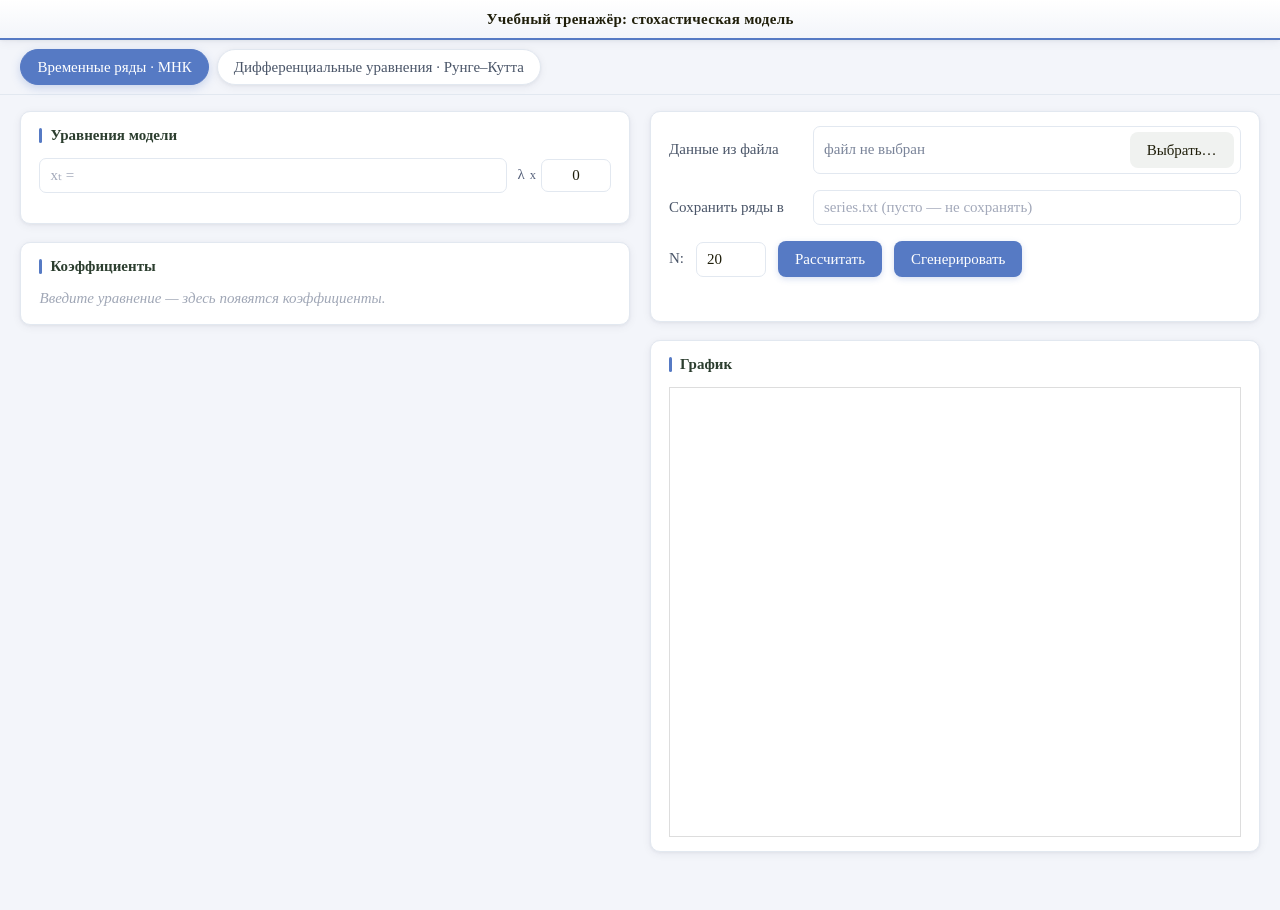
<file: index.html>
<!doctype html>
<html lang="ru">
  <head>
    <meta charset="UTF-8" />
    <meta name="viewport" content="width=device-width, initial-scale=1.0" />
    <title>Стохастическая модель</title>
    <link href="main.css" rel="stylesheet" />
  </head>
  <body>
    <header>
      <h1>Учебный тренажёр: стохастическая модель</h1>
    </header>

    <nav class="mode-tabs" role="tablist" aria-label="Режим работы">
      <button
        type="button"
        class="mode-tab active"
        id="tab-mode-mnk"
        role="tab"
        aria-selected="true"
        aria-controls="mode-mnk"
        data-mode="mnk"
      >
        Временные ряды · МНК
      </button>
      <button
        type="button"
        class="mode-tab"
        id="tab-mode-rk4"
        role="tab"
        aria-selected="false"
        aria-controls="mode-rk4"
        data-mode="rk4"
      >
        Дифференциальные уравнения · Рунге–Кутта
      </button>
    </nav>

    <article class="layout" id="mode-mnk">
      
      <div class="col col-left">
      
      <section class="card" id="equation-card">
        <h3>Уравнения модели</h3>

        <div class="equ-group">
          <div class="equ-row" id="row-x">
            <input
              type="text"
              id="formula-x"
              class="equ-input"
              placeholder="xₜ = "
              list="models-x"
            />
            <label class="noise-field" title="Множитель шума λ для x">
              λ<sub>x</sub>
              <input type="number" id="noise-x" class="noise-input" value="0" min="0" step="0.01" />
            </label>
          </div>

          <div class="equ-row hidden" id="row-y">
            <input
              type="text"
              id="formula-y"
              class="equ-input"
              placeholder="yₜ = "
              list="models-y"
            />
            <label class="noise-field" title="Множитель шума λ для y">
              λ<sub>y</sub>
              <input type="number" id="noise-y" class="noise-input" value="0" min="0" step="0.01" />
            </label>
          </div>

          <div class="equ-row hidden" id="row-z">
            <input
              type="text"
              id="formula-z"
              class="equ-input"
              placeholder="zₜ = "
              list="models-z"
            />
            <label class="noise-field" title="Множитель шума λ для z">
              λ<sub>z</sub>
              <input type="number" id="noise-z" class="noise-input" value="0" min="0" step="0.01" />
            </label>
          </div>

          <datalist id="models-x">
            <option value="x[t] = a0 + a1*t + a2*t^2"></option>
            <option value="x[t] = a0 + a1*t^2"></option>
            <option value="x[t] = a0 + a1 * sqrt(t)"></option>
            <option value="x[t] = a0 + a1 * x[t-1] + a2 * x[t-2]"></option>
            <option value="x[t] = a0 + a1*x[t-1] + a2*y[t-1]^2"></option>
            <option value="x[t] = a0 + a1*x[t-1] + a2*y[t-1]"></option>
          </datalist>

          <datalist id="models-y">
            <option value="y[t] = a3 + a4*t + a5*t^2"></option>
            <option value="y[t] = a3 + a4*x[t] + a5*t"></option>
            <option value="y[t] = a3 + a4*x[t] + a5*x[t-1]"></option>
            <option value="y[t] = a3 + a4*y[t-1] + a5*x[t]"></option>
            <option value="y[t] = a3 + a4*x[t-1]*y[t-1]"></option>
            <option value="y[t] = a3 + a4*y[t-1] + a5*x[t-1] + a6*x[t-1]*z[t-1]"></option>
          </datalist>

          <datalist id="models-z">
            <option value="z[t] = a6 + a7*t + a8*t^2"></option>
            <option value="z[t] = a6 + a7*y[t] + a8*x[t]"></option>
            <option value="z[t] = a6 + a7*x[t] + a8*y[t]"></option>
            <option value="z[t] = a6 + a7*z[t-1] + a8*y[t]"></option>
            <option value="z[t] = a7 + a8*z[t-1] + a9*x[t-1]*y[t-1]"></option>
          </datalist>
        </div>
      </section>

      <section class="card" id="coeff-card">
        <h3>Коэффициенты</h3>
        <div class="coeff-group" id="coeff-group"></div>
      </section>
      </div>

      <div class="col col-right">
      
      <section class="card" id="file-card">
        <div class="form-row">
          <span class="row-label">Данные из файла</span>
          <div class="file-input">
            <span class="file-name" id="file-name">файл не выбран</span>
            <button type="button" class="btn" id="file-btn">Выбрать…</button>
            <input
              type="file"
              class="hidden"
              id="hidden-file-input"
              accept=".txt,.csv,text/plain"
            />
          </div>
        </div>

        <div class="form-row">
          <label class="row-label" for="save-name">Сохранить ряды в</label>
          <input
            type="text"
            id="save-name"
            class="text-input"
            placeholder="series.txt (пусто — не сохранять)"
          />
        </div>

        <div class="form-row calc-button-group">
          <label class="row-label" for="N">N:</label>
          <input
            type="number"
            id="N"
            class="num-input"
            value="20"
            min="3"
            max="1000"
            oninput="if (parseFloat(this.value) > 1000) this.value = 1000;"
          />
          <button type="button" class="btn btn-primary" id="btn-calc">Рассчитать</button>
          <button type="button" class="btn btn-primary" id="btn-gen">Сгенерировать</button>
        </div>

        <p class="status" id="status"></p>
      </section>

      <section class="card" id="graph-card">
        <h3>График</h3>
        <div id="graf" class="graf"></div>
      </section>
      </div>

      <!-- Данные для расчета коэффициентов (отключено; ряды хранятся в dataText, main.js)
      <div class="card" id="data-card">
        <div class="toggle-header">
          <h3>Данные для расчета коэффициентов (x, y, z — по строкам)</h3>
          <label class="toggle-switch">
            <input type="checkbox" id="toggle-data" checked />
            <span class="toggle-slider"></span>
          </label>
        </div>
        <div id="data-content">
          <textarea
            id="y-data"
            rows="6"
            placeholder="x:&#10;y:&#10;z:"
          ></textarea>
        </div>
      </div>
      -->
    </article>

    <article class="layout hidden" id="mode-rk4">
      <div class="col col-left">
        <section class="card" id="rk-system-card">
          <h3>Дифференциальная модель</h3>

          <div class="form-row">
            <label class="row-label" for="rk-preset">Готовая модель</label>
            <select id="rk-preset" class="select-input">
              <option value="lorenz">Лоренц</option>
              <option value="rossler">Рёсслер</option>
              <option value="vanderpol">Осциллятор Ван дер Поля</option>
              <option value="custom">Своя система</option>
            </select>
          </div>

          <div id="rk-param-fields" class="rk-param-fields"></div>
          <p class="hint" id="rk-formula-note"></p>

          <details class="custom-system" id="rk-custom-system">
            <summary>Своя система уравнений</summary>
            <div class="equ-group">
              <div class="equ-row">
                <span class="equ-label">dx/dt =</span>
                <input
                  type="text"
                  id="rk-eq-x"
                  class="equ-input"
                  placeholder="например, sigma*(y-x)"
                  spellcheck="false"
                />
              </div>
              <div class="equ-row">
                <span class="equ-label">dy/dt =</span>
                <input
                  type="text"
                  id="rk-eq-y"
                  class="equ-input"
                  placeholder="например, x*(rho-z)-y"
                  spellcheck="false"
                />
              </div>
              <div class="equ-row">
                <span class="equ-label">dz/dt =</span>
                <input
                  type="text"
                  id="rk-eq-z"
                  class="equ-input"
                  placeholder="например, x*y-beta*z"
                  spellcheck="false"
                />
              </div>
            </div>
            <p class="hint">
              Переменные: x, y, z, t. Можно использовать sin, cos, exp, ln, sqrt, pi и числа.
            </p>
          </details>
        </section>

        <section class="card" id="rk-calc-card">
          <h3>Параметры расчёта</h3>

          <div class="form-row">
            <span class="row-label">Начальные условия</span>
            <label class="rk-small-field">x₀
              <input type="number" id="rk-x0" class="num-input rk-num" value="1" step="0.1" />
            </label>
            <label class="rk-small-field">y₀
              <input type="number" id="rk-y0" class="num-input rk-num" value="1" step="0.1" />
            </label>
            <label class="rk-small-field">z₀
              <input type="number" id="rk-z0" class="num-input rk-num" value="1" step="0.1" />
            </label>
          </div>

          <div class="form-row">
            <label class="row-label" for="rk-dt">Шаг dt</label>
            <input type="number" id="rk-dt" class="num-input" value="0.01" min="0.0001" max="1" step="0.001" />
            <label class="rk-small-label" for="rk-T">Время T</label>
            <input type="number" id="rk-T" class="num-input" value="40" min="0.01" max="500" step="1" />
          </div>

          <div class="form-row">
            <label class="row-label" for="rk-save-name">Имя файла</label>
            <input
              type="text"
              id="rk-save-name"
              class="text-input"
              placeholder="rk4-series.txt (пусто — имя автоматически)"
            />
          </div>

          <div class="form-row calc-button-group">
            <button type="button" class="btn btn-primary" id="rk-btn-calc">Рассчитать</button>
            <button type="button" class="btn" id="rk-btn-save">Сохранить ряд</button>
          </div>

          <p class="status" id="rk-status"></p>
          <p class="hint">
            Ряд сохраняется в формате x: …, y: …, z: … — его можно открыть в режиме
            «Временные ряды · МНК».
          </p>
        </section>
      </div>

      <div class="col col-right">
        <section class="card" id="rk-3d-card">
          <h3>Траектория в фазовом пространстве</h3>
          <div class="rk-3d-wrap">
            <canvas id="rk-3d" width="900" height="460"></canvas>
          </div>
          <p class="hint">
            Вращайте мышью, масштаб — колесом, двойной клик — сброс.
          </p>
        </section>

        <div class="rk-small-graphs">
          <section class="card" id="rk-graph-card">
            <h3>График решения</h3>
            <div id="rk-graf" class="graf graf-rk"></div>
          </section>

          <section class="card" id="rk-phase-card">
            <h3>Фазовый портрет x–y</h3>
            <div id="rk-phase" class="graf graf-rk graf-phase"></div>
          </section>
        </div>
      </div>
    </article>

    <script src="jquery.js"></script>
    <script src="jquery.flot.js"></script>
    <script src="rk4.js"></script>
    <script src="rk3d.js"></script>
    <script src="main.js"></script>
  </body>
</html>
</file>
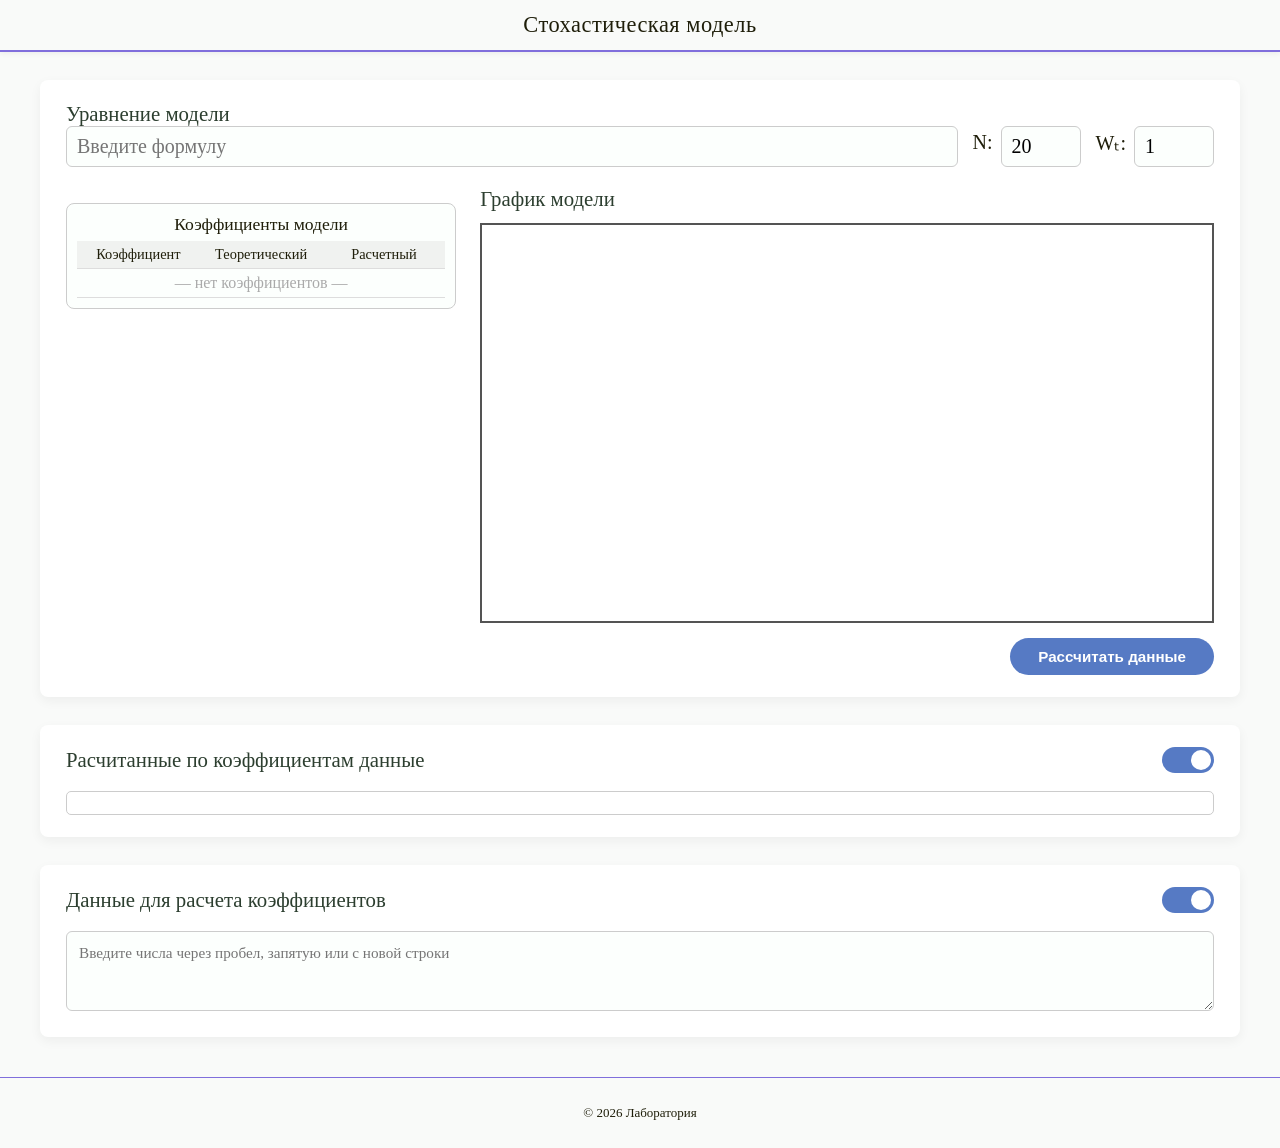
<file: mk.html>
<!doctype html>
<html lang="ru">
  <head>
    <meta charset="UTF-8" />
    <meta name="viewport" content="width=device-width, initial-scale=1.0" />
    <title>Стохастическая модель</title>
    <link href="mk.css" rel="stylesheet" />
    <script src="jquery.js"></script>
    <script src="jquery.flot.js"></script>
  </head>
  <body>
    <header>
      <h1>Стохастическая модель</h1>
    </header>

    <!-- Уравнение -->
    <article>
      <div class="block">
        <h3>Уравнение модели</h3>
        <div class="formula-group">
          <input
            type="text"
            id="formula"
            class="formula-input"
            placeholder="Введите формулу"
            list="models"
          />
          <datalist id="models">
            <option value="x[t] = a0 + a1*t + a2*t^2"></option>
            <option value="x[t] = a0 + a1*t^2"></option>
            <option value="x[t] = a0 + a1 * sqrt(t)"></option>
            <option value="x[t] = a0 + a1 * x[t-1] + a2 * x[t-2]"></option>
          </datalist>

          <!-- Коэффициент N -->
          <div class="N-group">
            <label for="N">N:</label>
            <input
              type="number"
              id="N"
              class="N-input"
              value="20"
              max="1000"
              oninput="if (parseFloat(this.value) > 1000) this.value = 1000;"
            />
          </div>

          <!-- Коэффициент Wt -->
          <div class="Wt-group">
            <label for="Wt">Wₜ:</label>
            <input
              type="number"
              id="Wt"
              class="Wt-input"
              value="1"
              step="0.1"
              max="90000"
              oninput="if (parseFloat(this.value) > 90000) this.value = 90000;"
            />
          </div>
        </div>

        <!-- Панель объединения коэффициентов и графика -->
        <div class="general-panel">
          <!-- Панель коэффициентов модели -->
          <div class="coeff-panel">
            <h4>Коэффициенты модели</h4>
            <table class="coeff-table">
              <thead>
                <tr>
                  <th>Коэффициент</th>
                  <th>Теоретический</th>
                  <th>Расчетный</th>
                </tr>
              </thead>
              <tbody id="coeffs-table-body"></tbody>
            </table>
          </div>

          <!-- График -->
          <div class="graph-panel">
            <h3>График модели</h3>
            <div id="graf" class="graf"></div>

            <!-- Область под графиком -->
            <div class="button-group">
              <div id="x0-group" class="hidden">
                <label for="x0-input">X₀:</label>
                <input
                  type="number"
                  id="x0-input"
                  class="N-input"
                  value="0"
                  step="0.1"
                  max="90000"
                  oninput="
                    if (parseFloat(this.value) > 90000) this.value = 90000;
                  "
                />
              </div>
              <button id="generate-btn" class="calc-btn">
                Рассчитать данные
              </button>
            </div>
          </div>
        </div>
      </div>

      <!-- Блок расчета данных -->
      <div id="direct-block" class="block">
        <div class="toggle-header">
          <h3>Расчитанные по коэффициентам данные</h3>
          <label class="toggle-switch">
            <input type="checkbox" id="toggle-direct" checked />
            <span class="toggle-slider"></span>
          </label>
        </div>
        <div id="direct-content">
          <div
            id="generated-data-output"
            class="matrix-preview"
            style="margin-top: 14px"
          ></div>
        </div>
      </div>

      <!-- Блок расчета коэффициентов -->
      <div id="data-block" class="block">
        <div class="toggle-header">
          <h3>Данные для расчета коэффициентов</h3>
          <label class="toggle-switch">
            <input type="checkbox" id="toggle-data" checked />
            <span class="toggle-slider"></span>
          </label>
        </div>
        <div id="data-content">
          <textarea
            id="y-data"
            rows="3"
            placeholder="Введите числа через пробел, запятую или с новой строки"
          ></textarea>
        </div>
      </div>
    </article>

    <footer>
      <p>© 2026 Лаборатория</p>
    </footer>

    <script src="mk.js"></script>
  </body>
</html>
</file>
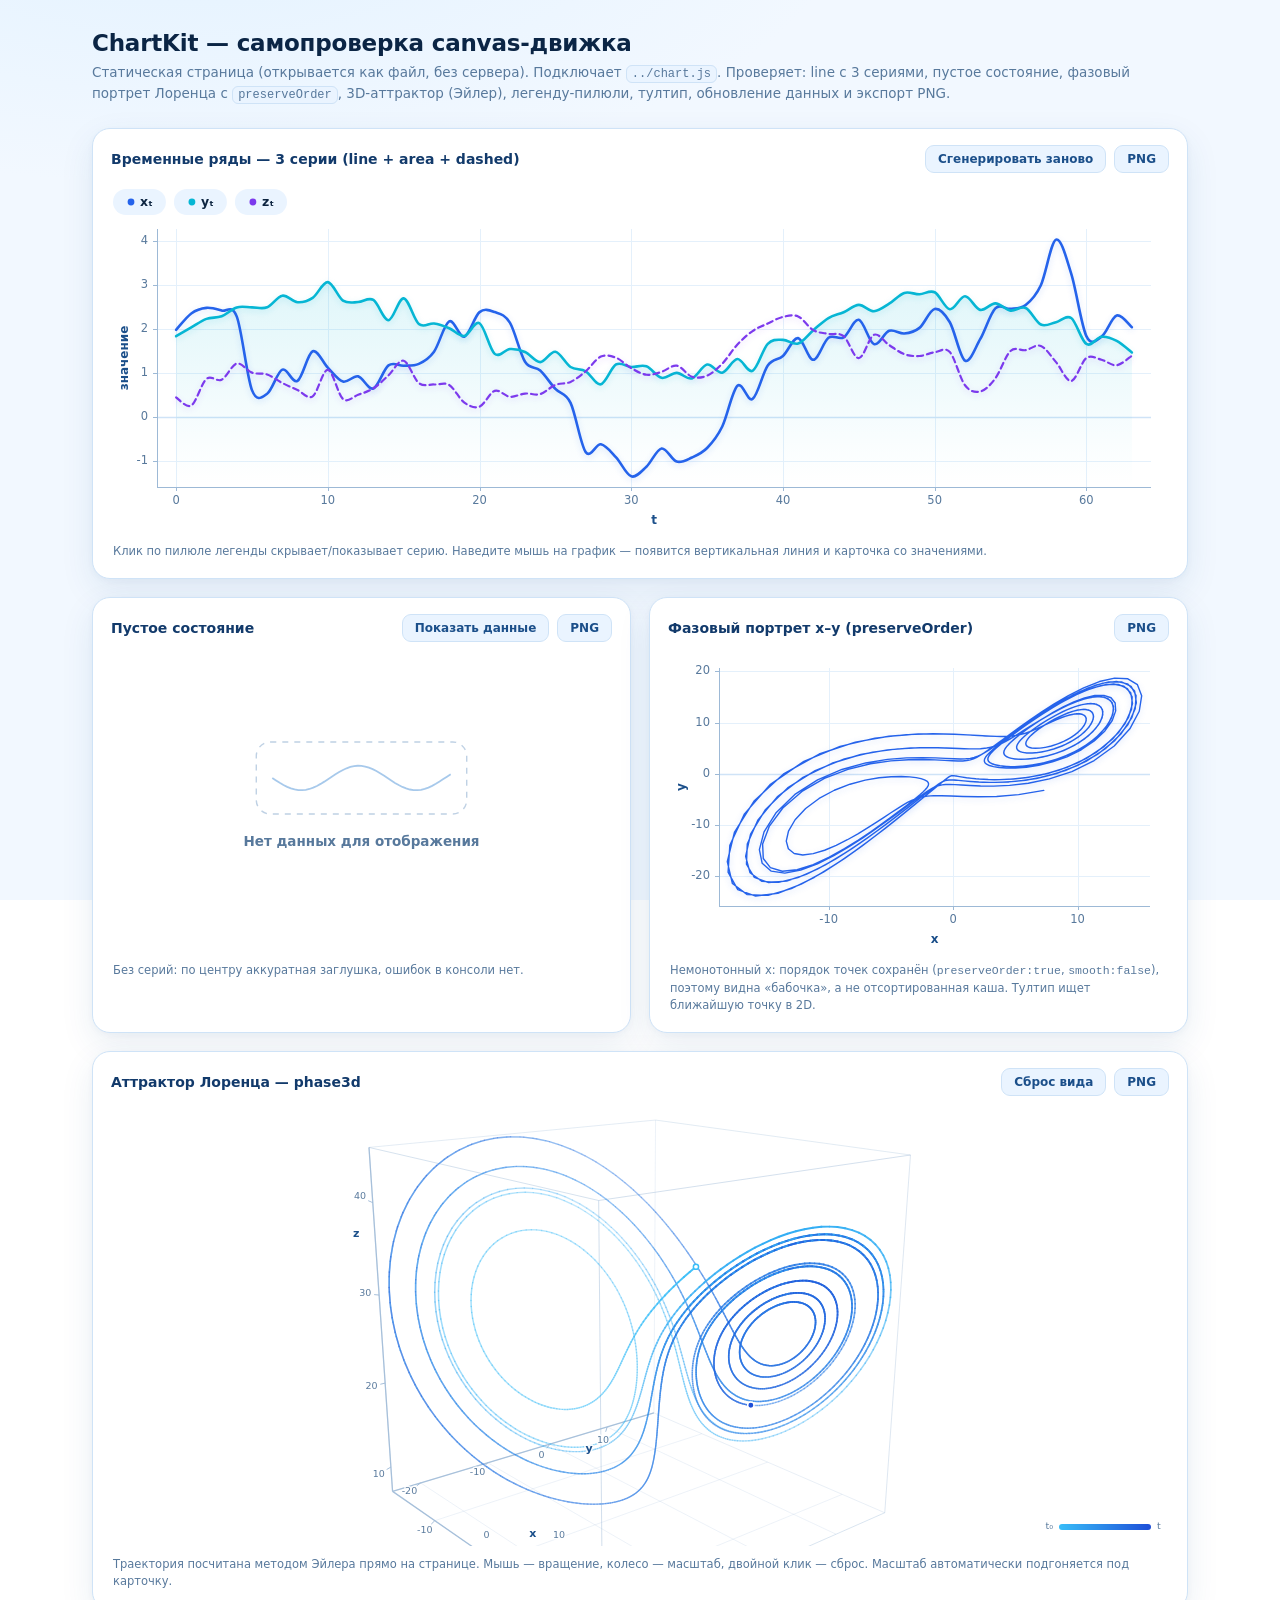
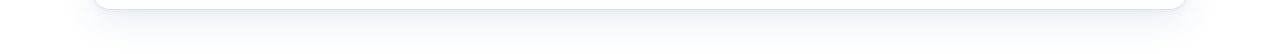
<file: _tests/chart.html>
<!DOCTYPE html>
<html lang="ru">
<head>
<meta charset="utf-8">
<meta name="viewport" content="width=device-width, initial-scale=1">
<title>ChartKit — самопроверка canvas-движка</title>
<style>
  :root {
    --blue-950:#061a33; --blue-900:#0b2545; --blue-800:#123a6b; --blue-700:#1b4f8a;
    --blue-600:#2563a8; --blue-500:#2f7fd0; --cyan-500:#1fa6d8; --cyan-400:#3fc8f0;
    --cyan-100:#dcefff; --bg:#f2f8ff; --surface:#ffffff; --surface-2:#eaf4ff;
    --line:#cfe3f7; --text:#0c2440; --muted:#58799c;
  }
  * { box-sizing: border-box; }
  html, body { margin: 0; padding: 0; }
  body {
    background: radial-gradient(1200px 500px at 15% -10%, #e3f2ff 0%, var(--bg) 55%) fixed;
    color: var(--text);
    font-family: "Segoe UI", "Inter", system-ui, Arial, sans-serif;
    -webkit-font-smoothing: antialiased;
  }
  .wrap { max-width: 1140px; margin: 0 auto; padding: 30px 22px 46px; }
  h1 { margin: 0 0 6px; font-size: 23px; font-weight: 700; color: var(--blue-900); letter-spacing: -.2px; }
  .sub { margin: 0 0 24px; color: var(--muted); font-size: 13.5px; line-height: 1.5; }
  .sub code { background: var(--surface-2); border: 1px solid var(--line); border-radius: 6px; padding: 1px 5px; font-size: 12px; }
  .grid { display: grid; grid-template-columns: 1fr 1fr; gap: 18px; }
  .card {
    background: var(--surface);
    border: 1px solid var(--line);
    border-radius: 18px;
    box-shadow: 0 12px 34px rgba(27, 79, 138, .09), 0 2px 6px rgba(27, 79, 138, .04);
    padding: 16px 18px 18px;
    overflow: hidden;
  }
  .card.full { grid-column: 1 / -1; }
  .head { display: flex; align-items: center; justify-content: space-between; gap: 12px; margin-bottom: 10px; }
  .head h2 { margin: 0; font-size: 14px; font-weight: 600; color: var(--blue-800); }
  .head .tools { display: flex; gap: 8px; flex-wrap: wrap; }
  .hint { margin: 10px 2px 0; font-size: 11.5px; color: var(--muted); line-height: 1.5; }
  button {
    font: inherit; font-size: 12px; font-weight: 600;
    padding: 6px 12px; border-radius: 9px;
    border: 1px solid var(--line);
    background: var(--surface-2); color: var(--blue-700);
    cursor: pointer; transition: background .15s ease, transform .08s ease, border-color .15s ease;
  }
  button:hover { background: var(--cyan-100); border-color: #b7d7f2; }
  button:active { transform: translateY(1px); }
  #errors {
    display: none; margin: 0 0 18px; padding: 12px 16px;
    border-radius: 12px; border: 1px solid #f3c3c7; background: #fff1f2;
    color: #9f1239; font-size: 13px; font-weight: 600; white-space: pre-wrap;
  }
  @media (max-width: 860px) {
    .grid { grid-template-columns: 1fr; }
    .card.full { grid-column: auto; }
  }
</style>
</head>
<body>
<div class="wrap">
  <h1>ChartKit — самопроверка canvas-движка</h1>
  <p class="sub">
    Статическая страница (открывается как файл, без сервера). Подключает <code>../chart.js</code>.
    Проверяет: line с 3 сериями, пустое состояние, фазовый портрет Лоренца с <code>preserveOrder</code>,
    3D-аттрактор (Эйлер), легенду-пилюли, тултип, обновление данных и экспорт PNG.
  </p>
  <div id="errors"></div>

  <div class="grid">
    <div class="card full">
      <div class="head">
        <h2>Временные ряды — 3 серии (line + area + dashed)</h2>
        <div class="tools">
          <button id="btn-line-random" type="button">Сгенерировать заново</button>
          <button id="btn-line-png" type="button">PNG</button>
        </div>
      </div>
      <div id="chart-line"></div>
      <p class="hint">Клик по пилюле легенды скрывает/показывает серию. Наведите мышь на график — появится вертикальная линия и карточка со значениями.</p>
    </div>

    <div class="card">
      <div class="head">
        <h2>Пустое состояние</h2>
        <div class="tools">
          <button id="btn-empty-toggle" type="button">Показать данные</button>
          <button id="btn-empty-png" type="button">PNG</button>
        </div>
      </div>
      <div id="chart-empty"></div>
      <p class="hint">Без серий: по центру аккуратная заглушка, ошибок в консоли нет.</p>
    </div>

    <div class="card">
      <div class="head">
        <h2>Фазовый портрет x–y (preserveOrder)</h2>
        <div class="tools">
          <button id="btn-portrait-png" type="button">PNG</button>
        </div>
      </div>
      <div id="chart-portrait"></div>
      <p class="hint">Немонотонный x: порядок точек сохранён (<code>preserveOrder:true</code>, <code>smooth:false</code>), поэтому видна «бабочка», а не отсортированная каша. Тултип ищет ближайшую точку в 2D.</p>
    </div>

    <div class="card full">
      <div class="head">
        <h2>Аттрактор Лоренца — phase3d</h2>
        <div class="tools">
          <button id="btn-phase-reset" type="button">Сброс вида</button>
          <button id="btn-phase-png" type="button">PNG</button>
        </div>
      </div>
      <div id="chart-phase"></div>
      <p class="hint">Траектория посчитана методом Эйлера прямо на странице. Мышь — вращение, колесо — масштаб, двойной клик — сброс. Масштаб автоматически подгоняется под карточку.</p>
    </div>
  </div>
</div>

<script src="../chart.js"></script>
<script>
(function () {
  'use strict';

  var errorsBox = document.getElementById('errors');
  window.addEventListener('error', function (e) {
    errorsBox.style.display = 'block';
    errorsBox.textContent += (errorsBox.textContent ? '\n' : '') + 'JS-ошибка: ' + (e.message || e.error);
  });

  // --- детерминированный ГПСЧ (чтобы картинка была воспроизводимой) ---
  var seed = 42;
  function rnd() {
    seed = (seed * 1664525 + 1013904223) >>> 0;
    return seed / 4294967296;
  }
  function gauss() {
    var u = 0;
    var v = 0;
    while (!u) u = rnd();
    while (!v) v = rnd();
    return Math.sqrt(-2 * Math.log(u)) * Math.cos(2 * Math.PI * v);
  }

  function makeSeries(n) {
    var sx = [];
    var sy = [];
    var sz = [];
    var x = 0;
    var acc = 0;
    for (var i = 0; i < n; i++) {
      x = 0.82 * x + gauss() * 0.55;                                // AR(1)
      sx.push([i, x + 1.2]);
      sy.push([i, 1.8 + 0.9 * Math.sin(i / 6.5) + gauss() * 0.18]); // сезонность + шум
      acc += gauss() * 0.32;                                        // случайное блуждание
      sz.push([i, acc]);
    }
    return [
      { name: 'x\u209C', color: '#2563eb', data: sx, kind: 'line', width: 2.6 },
      { name: 'y\u209C', color: '#06b6d4', data: sy, kind: 'area', width: 2.6, fillOpacity: 0.16 },
      { name: 'z\u209C', color: '#7c3aed', data: sz, kind: 'line', width: 2.2, dash: [6, 4] }
    ];
  }

  // --- траектория Лоренца: простой метод Эйлера ---
  function lorenzRun() {
    var sigma = 10;
    var rho = 28;
    var beta = 8 / 3;
    var dt = 0.005;
    var x = 1;
    var y = 1;
    var z = 20;
    var points3d = [];
    var xy = [];
    for (var i = 0; i < 3200; i++) {
      var dx = sigma * (y - x);
      var dy = x * (rho - z) - y;
      var dz = x * y - beta * z;
      x += dx * dt;
      y += dy * dt;
      z += dz * dt;
      if (i > 120) {
        points3d.push([x, y, z]);  // переходный процесс отбрасываем
        xy.push([x, y]);           // порядок точек важен для фазового портрета
      }
    }
    return { points3d: points3d, xy: xy };
  }
  var lorenzData = lorenzRun();

  var line = ChartKit.line(document.getElementById('chart-line'), {
    height: 350,
    xLabel: 't',
    yLabel: 'значение',
    yZero: false,
    animate: true,
    legend: true,
    tooltip: true,
    series: makeSeries(64)
  });

  var empty = ChartKit.line(document.getElementById('chart-empty'), {
    height: 300,
    xLabel: 't',
    yLabel: 'значение',
    animate: true,
    legend: true,
    tooltip: true,
    emptyText: 'Нет данных для отображения',
    series: []
  });

  // фазовый портрет x–y: точки идут в порядке интегрирования, x немонотонен
  var portrait = ChartKit.line(document.getElementById('chart-portrait'), {
    height: 300,
    xLabel: 'x',
    yLabel: 'y',
    yZero: false,
    animate: true,
    legend: false,
    tooltip: true,
    series: [{
      name: 'x–y',
      color: '#2563eb',
      data: lorenzData.xy,
      kind: 'line',
      preserveOrder: true,
      smooth: false,
      width: 1.4
    }]
  });

  var phase = ChartKit.phase3d(document.getElementById('chart-phase'), {
    height: 440,
    points: lorenzData.points3d,
    labels: { x: 'x', y: 'y', z: 'z' },
    autoRotate: true,
    animate: true,
    axes: true,
    tooltip: false,
    colorFrom: '#38bdf8',
    colorTo: '#1d4ed8'
  });

  function downloadPNG(chart, filename) {
    var a = document.createElement('a');
    a.href = chart.toDataURL();
    a.download = filename;
    document.body.appendChild(a);
    a.click();
    document.body.removeChild(a);
  }

  document.getElementById('btn-line-png').addEventListener('click', function () {
    downloadPNG(line, 'line-chart.png');
  });
  document.getElementById('btn-line-random').addEventListener('click', function () {
    line.update({ series: makeSeries(64) });
  });
  document.getElementById('btn-empty-png').addEventListener('click', function () {
    downloadPNG(empty, 'empty-chart.png');
  });
  var emptyShown = false;
  document.getElementById('btn-empty-toggle').addEventListener('click', function () {
    emptyShown = !emptyShown;
    empty.update({ series: emptyShown ? makeSeries(36) : [] });
    this.textContent = emptyShown ? 'Очистить' : 'Показать данные';
  });
  document.getElementById('btn-phase-png').addEventListener('click', function () {
    downloadPNG(phase, 'lorenz-phase.png');
  });
  document.getElementById('btn-portrait-png').addEventListener('click', function () {
    downloadPNG(portrait, 'lorenz-portrait.png');
  });
  document.getElementById('btn-phase-reset').addEventListener('click', function () {
    // штатный сброс вида — двойной клик по canvas
    var canvas = document.querySelector('#chart-phase canvas');
    if (canvas) {
      canvas.dispatchEvent(new MouseEvent('dblclick', { bubbles: true }));
    }
  });

  // для отладки из консоли
  window.demoCharts = { line: line, empty: empty, portrait: portrait, phase: phase };
})();
</script>
</body>
</html>
</file>
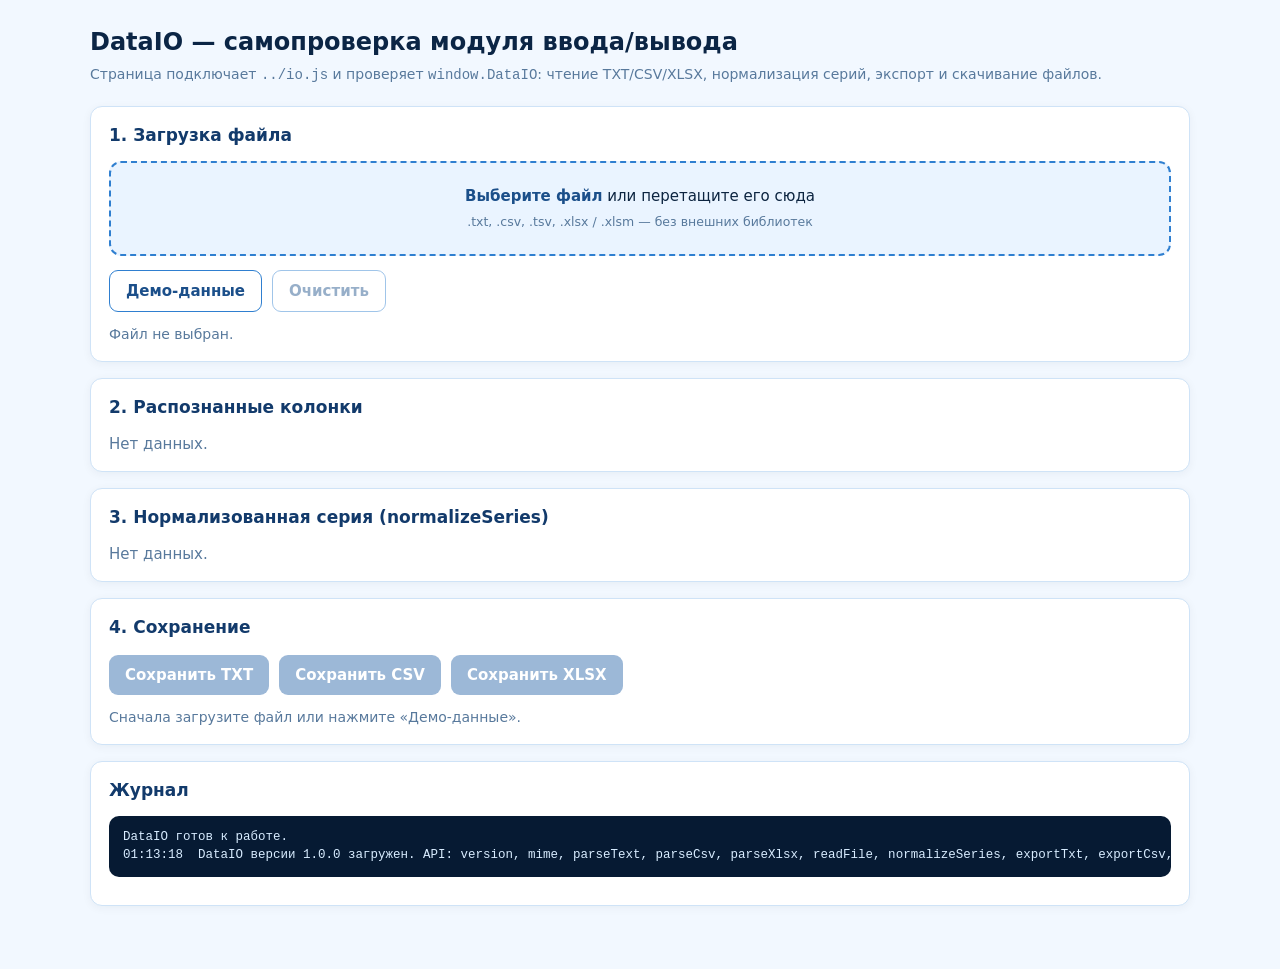
<file: _tests/io.html>
<!DOCTYPE html>
<html lang="ru">
<head>
<meta charset="utf-8">
<meta name="viewport" content="width=device-width, initial-scale=1">
<title>DataIO — самопроверка ввода/вывода (TXT/CSV/XLSX)</title>
<style>
  :root {
    --blue-950:#061a33; --blue-900:#0b2545; --blue-800:#123a6b; --blue-700:#1b4f8a;
    --blue-600:#2563a8; --blue-500:#2f7fd0; --cyan-500:#1fa6d8; --cyan-400:#3fc8f0;
    --cyan-100:#dcefff; --bg:#f2f8ff; --surface:#ffffff; --surface-2:#eaf4ff;
    --line:#cfe3f7; --text:#0c2440; --muted:#58799c; --ok:#0ea37a; --warn:#e08b1f; --err:#d64550;
  }
  * { box-sizing: border-box; }
  body {
    margin: 0; padding: 24px 16px 48px; background: var(--bg); color: var(--text);
    font: 15px/1.5 "Segoe UI", "Inter", system-ui, Arial, sans-serif;
  }
  .wrap { max-width: 1100px; margin: 0 auto; }
  h1 { margin: 0 0 4px; font-size: 24px; color: var(--blue-900); font-weight: 700; }
  h2 { margin: 0 0 12px; font-size: 17px; color: var(--blue-800); font-weight: 600; }
  .sub { color: var(--muted); margin: 0 0 20px; font-size: 14px; }
  .card {
    background: var(--surface); border: 1px solid var(--line); border-radius: 12px;
    padding: 16px 18px; margin-bottom: 16px; box-shadow: 0 2px 10px rgba(12, 36, 64, .05);
  }
  .drop {
    border: 2px dashed var(--blue-500); border-radius: 12px; background: var(--surface-2);
    padding: 22px; text-align: center; cursor: pointer; transition: background .15s, border-color .15s;
  }
  .drop:hover, .drop.over { background: var(--cyan-100); border-color: var(--cyan-500); }
  .drop b { color: var(--blue-700); }
  .drop small { color: var(--muted); display: block; margin-top: 6px; }
  input[type=file] { display: none; }
  .row { display: flex; flex-wrap: wrap; gap: 10px; align-items: center; margin-top: 14px; }
  button {
    font: inherit; font-weight: 600; color: #fff; background: var(--blue-600);
    border: 0; border-radius: 9px; padding: 9px 16px; cursor: pointer;
    transition: background .15s, transform .05s;
  }
  button:hover { background: var(--blue-700); }
  button:active { transform: translateY(1px); }
  button.ghost { background: transparent; color: var(--blue-700); border: 1px solid var(--blue-500); }
  button.ghost:hover { background: var(--surface-2); }
  button:disabled { opacity: .45; cursor: not-allowed; }
  .status { margin-top: 12px; color: var(--muted); font-size: 14px; }
  .status.ok { color: var(--ok); }
  .status.err { color: var(--err); }
  .chips { display: flex; flex-wrap: wrap; gap: 8px; margin-top: 10px; }
  .chip {
    background: var(--surface-2); border: 1px solid var(--line); border-radius: 999px;
    padding: 4px 12px; font-size: 13px; color: var(--blue-800);
  }
  .chip i { color: var(--muted); font-style: normal; }
  .warnbox { margin-top: 10px; padding: 10px 12px; border-radius: 9px; background: #fff7e8;
    border: 1px solid #f0cf9a; color: #7a5312; font-size: 13.5px; }
  .warnbox ul { margin: 6px 0 0 18px; padding: 0; }
  table { border-collapse: collapse; width: 100%; font-size: 13px; margin-top: 10px; }
  th, td { border-bottom: 1px solid var(--line); padding: 6px 10px; text-align: right; }
  th { background: var(--surface-2); color: var(--blue-800); font-weight: 600; text-align: right; }
  th:first-child, td:first-child { text-align: left; color: var(--muted); }
  table.x { display: inline-block; width: auto; }
  table.x th, table.x td { text-align: left; }
  pre {
    background: var(--blue-950); color: #d8ecff; border-radius: 10px; padding: 12px 14px;
    overflow: auto; font: 12.5px/1.45 Consolas, "Courier New", monospace; max-height: 260px;
  }
  .grid { display: grid; grid-template-columns: 1fr 1fr; gap: 16px; }
  @media (max-width: 860px) { .grid { grid-template-columns: 1fr; } }
  .muted { color: var(--muted); }
</style>
</head>
<body>
<div class="wrap">
  <h1>DataIO — самопроверка модуля ввода/вывода</h1>
  <p class="sub">
    Страница подключает <code>../io.js</code> и проверяет <code>window.DataIO</code>:
    чтение TXT/CSV/XLSX, нормализация серий, экспорт и скачивание файлов.
  </p>

  <div class="card">
    <h2>1. Загрузка файла</h2>
    <div class="drop" id="drop">
      <b>Выберите файл</b> или перетащите его сюда
      <small>.txt, .csv, .tsv, .xlsx / .xlsm — без внешних библиотек</small>
      <input type="file" id="file" accept=".txt,.csv,.tsv,.xlsx,.xlsm,text/plain,text/csv,application/vnd.openxmlformats-officedocument.spreadsheetml.sheet">
    </div>
    <div class="row">
      <button class="ghost" id="demo">Демо-данные</button>
      <button class="ghost" id="clear" disabled>Очистить</button>
    </div>
    <div class="status" id="status">Файл не выбран.</div>
  </div>

  <div class="card">
    <h2>2. Распознанные колонки</h2>
    <div id="columns" class="chips"><span class="muted">Нет данных.</span></div>
    <div id="warnings"></div>
    <div id="preview"></div>
  </div>

  <div class="card">
    <h2>3. Нормализованная серия (normalizeSeries)</h2>
    <div id="norm" class="muted">Нет данных.</div>
  </div>

  <div class="card">
    <h2>4. Сохранение</h2>
    <div class="row">
      <button id="saveTxt" disabled>Сохранить TXT</button>
      <button id="saveCsv" disabled>Сохранить CSV</button>
      <button id="saveXlsx" disabled>Сохранить XLSX</button>
    </div>
    <div class="status" id="saveStatus">Сначала загрузите файл или нажмите «Демо-данные».</div>
  </div>

  <div class="card">
    <h2>Журнал</h2>
    <pre id="log">DataIO готов к работе.</pre>
  </div>
</div>

<script src="../io.js"></script>
<script>
(function () {
  'use strict';

  var $ = function (id) { return document.getElementById(id); };
  var state = { parsed: null, normalized: null, fileName: 'data' };

  function log(msg) {
    var el = $('log');
    el.textContent += '\n' + new Date().toLocaleTimeString('ru-RU') + '  ' + msg;
    el.scrollTop = el.scrollHeight;
  }

  function setStatus(el, text, cls) {
    el.textContent = text;
    el.className = 'status' + (cls ? ' ' + cls : '');
  }

  function fmt(v) {
    if (!isFinite(v)) return '—';
    return Math.abs(v) >= 1e6 || (Math.abs(v) < 1e-4 && v !== 0) ? v.toExponential(3) : v.toFixed(6);
  }

  function showDemoData() {
    var text = 't;x;y;z\n0;1,25;0,5;-1\n1;2,37;1,1;-0,75\n2;3,5;1,9;0,25\n' +
               '3;4,12;2,4;1,5\n4;5;3;2,75\n';
    return DataIO.parseText(text);
  }

  function render() {
    var parsed = state.parsed;

    // Колонки и предупреждения.
    var chips = $('columns');
    chips.innerHTML = '';
    if (!parsed || !parsed.columns.length) {
      chips.innerHTML = '<span class="muted">Числовые колонки не найдены.</span>';
    } else {
      parsed.columns.forEach(function (col, i) {
        var span = document.createElement('span');
        span.className = 'chip';
        span.innerHTML = '<i>#' + (i + 1) + '</i> ' + escapeHtml(col.name) +
          ' <i>(' + col.values.length + ' знач.)</i>';
        chips.appendChild(span);
      });
    }
    var wbox = $('warnings');
    wbox.innerHTML = '';
    var warns = (parsed && parsed.warnings) || [];
    if (warns.length) {
      var div = document.createElement('div');
      div.className = 'warnbox';
      div.innerHTML = '<b>Предупреждения</b> (пропущено строк: ' + (parsed.skipped || 0) + ')<ul>' +
        warns.map(function (w) { return '<li>' + escapeHtml(w) + '</li>'; }).join('') + '</ul>';
      wbox.appendChild(div);
    } else if (parsed) {
      var ok = document.createElement('div');
      ok.className = 'warnbox';
      ok.style.background = '#e9fbf4';
      ok.style.borderColor = '#a9e5cd';
      ok.style.color = '#0a6b52';
      ok.textContent = 'Разбор без замечаний, пропущено строк: 0.';
      wbox.appendChild(ok);
    }

    // Таблица предпросмотра (первые 12 строк).
    var prev = $('preview');
    prev.innerHTML = '';
    if (parsed && parsed.columns.length) {
      var table = document.createElement('table');
      var n = Math.min(12, parsed.columns[0].values.length);
      var head = '<tr><th>#</th>';
      parsed.columns.forEach(function (c) { head += '<th>' + escapeHtml(c.name) + '</th>'; });
      head += '</tr>';
      var body = '';
      for (var r = 0; r < n; r++) {
        body += '<tr><td>' + (r + 1) + '</td>';
        parsed.columns.forEach(function (c) { body += '<td>' + fmt(c.values[r]) + '</td>'; });
        body += '</tr>';
      }
      table.innerHTML = '<thead>' + head + '</thead><tbody>' + body + '</tbody>';
      prev.appendChild(table);
      if (parsed.columns[0].values.length > n) {
        var more = document.createElement('div');
        more.className = 'muted';
        more.style.marginTop = '6px';
        more.textContent = '… всего строк: ' + parsed.columns[0].values.length;
        prev.appendChild(more);
      }
    }

    // Нормализация.
    var normBox = $('norm');
    normBox.innerHTML = '';
    state.normalized = null;
    if (parsed && parsed.columns.length) {
      try {
        var norm = DataIO.normalizeSeries(parsed);
        state.normalized = norm;
        var rows = [
          ['name', norm.name],
          ['index', norm.index.slice(0, 8).map(fmt).join(', ') + (norm.index.length > 8 ? ' …' : '')],
          ['x', norm.x.slice(0, 8).map(fmt).join(', ') + (norm.x.length > 8 ? ' …' : '')],
          ['y', norm.y.length ? norm.y.slice(0, 8).map(fmt).join(', ') + (norm.y.length > 8 ? ' …' : '') : '—'],
          ['z', norm.z.length ? norm.z.slice(0, 8).map(fmt).join(', ') + (norm.z.length > 8 ? ' …' : '') : '—'],
          ['длина', String(norm.index.length)]
        ];
        var t = document.createElement('table');
        t.className = 'x';
        t.innerHTML = rows.map(function (row) {
          return '<tr><th>' + row[0] + '</th><td>' + escapeHtml(row[1]) + '</td></tr>';
        }).join('');
        normBox.className = '';
        normBox.appendChild(t);
        if (norm.warnings.length) {
          var nb = document.createElement('div');
          nb.className = 'warnbox';
          nb.innerHTML = '<b>Предупреждения:</b><ul>' +
            norm.warnings.map(function (w) { return '<li>' + escapeHtml(w) + '</li>'; }).join('') + '</ul>';
          normBox.appendChild(nb);
        }
      } catch (e) {
        normBox.className = 'status err';
        normBox.textContent = 'normalizeSeries: ' + e.message;
        log('normalizeSeries: ошибка — ' + e.message);
      }
    } else {
      normBox.className = 'muted';
      normBox.textContent = 'Нет данных.';
    }

    var has = !!(parsed && parsed.columns.length && state.normalized);
    ['saveTxt', 'saveCsv', 'saveXlsx'].forEach(function (id) { $(id).disabled = !has; });
    $('clear').disabled = !has;
  }

  function escapeHtml(s) {
    return String(s).replace(/[&<>"']/g, function (c) {
      return { '&': '&amp;', '<': '&lt;', '>': '&gt;', '"': '&quot;', "'": '&#39;' }[c];
    });
  }

  async function handleFile(file) {
    if (!file) return;
    state.fileName = (file.name || 'data').replace(/\.[^.]+$/, '') || 'data';
    setStatus($('status'), 'Читаю «' + file.name + '»…', '');
    log('Чтение файла: ' + file.name + ' (' + file.size + ' байт)');
    try {
      var parsed = await DataIO.readFile(file);
      state.parsed = parsed;
      setStatus($('status'),
        'Файл «' + file.name + '» прочитан: колонок ' + parsed.columns.length +
        ', строк ' + (parsed.columns.length ? parsed.columns[0].values.length : 0) +
        ', пропущено ' + parsed.skipped + '.', 'ok');
      log('Успешно: колонок ' + parsed.columns.length +
        (parsed.meta && parsed.meta.delimiter ? ', разделитель «' + parsed.meta.delimiter + '»' : '') +
        (parsed.meta && parsed.meta.source ? ', источник ' + parsed.meta.source : ''));
      render();
    } catch (e) {
      state.parsed = null;
      setStatus($('status'), 'Ошибка чтения: ' + e.message, 'err');
      log('Ошибка чтения: ' + e.message);
      render();
    }
  }

  function save(kind) {
    if (!state.parsed || !state.normalized) return;
    try {
      var blob, name;
      if (kind === 'txt') {
        blob = DataIO.exportTxt(state.normalized);
        name = state.fileName + '.txt';
      } else if (kind === 'csv') {
        blob = DataIO.exportCsv(state.normalized);
        name = state.fileName + '.csv';
      } else {
        blob = DataIO.exportXlsx(state.normalized);
        name = state.fileName + '.xlsx';
      }
      DataIO.download(blob, name);
      setStatus($('saveStatus'), 'Скачан файл ' + name + ' (' + blob.size + ' байт).', 'ok');
      log('Экспорт: ' + name + ', ' + blob.size + ' байт, тип ' + blob.type);
    } catch (e) {
      setStatus($('saveStatus'), 'Ошибка экспорта: ' + e.message, 'err');
      log('Ошибка экспорта: ' + e.message);
    }
  }

  // --- Обработчики -----------------------------------------------------------
  var drop = $('drop');
  $('file').addEventListener('change', function (ev) {
    handleFile(ev.target.files && ev.target.files[0]);
  });
  drop.addEventListener('click', function () { $('file').click(); });
  ['dragenter', 'dragover'].forEach(function (type) {
    drop.addEventListener(type, function (ev) {
      ev.preventDefault();
      drop.classList.add('over');
    });
  });
  ['dragleave', 'drop'].forEach(function (type) {
    drop.addEventListener(type, function (ev) {
      ev.preventDefault();
      drop.classList.remove('over');
    });
  });
  drop.addEventListener('drop', function (ev) {
    var file = ev.dataTransfer && ev.dataTransfer.files && ev.dataTransfer.files[0];
    handleFile(file);
  });

  $('demo').addEventListener('click', function () {
    try {
      state.parsed = showDemoData();
      state.fileName = 'demo';
      setStatus($('status'),
        'Демо-данные: ' + state.parsed.columns.length + ' колонки, ' +
        state.parsed.columns[0].values.length + ' строк, десятичная запятая.', 'ok');
      log('Загружены демо-данные (строки в формате CSV с «;» и десятичной запятой).');
      render();
    } catch (e) {
      setStatus($('status'), 'Ошибка демо-данных: ' + e.message, 'err');
    }
  });

  $('clear').addEventListener('click', function () {
    state.parsed = null;
    state.normalized = null;
    $('file').value = '';
    setStatus($('status'), 'Файл не выбран.', '');
    setStatus($('saveStatus'), 'Сначала загрузите файл или нажмите «Демо-данные».', '');
    log('Состояние очищено.');
    render();
  });

  $('saveTxt').addEventListener('click', function () { save('txt'); });
  $('saveCsv').addEventListener('click', function () { save('csv'); });
  $('saveXlsx').addEventListener('click', function () { save('xlsx'); });

  log('DataIO версии ' + DataIO.version + ' загружен. API: ' +
    Object.keys(DataIO).filter(function (k) { return k !== '_internal'; }).join(', '));
})();
</script>
</body>
</html>
</file>
<file: main.css>
/* ------- Переменные ------- */
:root {
  /* Основные цвета */
  --bg-color: #f3f5fa; /* фон страницы, header, footer */
  --text-color: #1f1e0a; /* основной цвет текста */
  --accent-color: #567ac4; /* акцент (границы header/footer) */
  --card-bg: #fff; /* fff */
  --input-bg: #ffffff; /* фон полей ввода */
  --border-color: #e2e8f0; /* стандартные границы */
  --border-strong: #d6dfec; /* границы при наведении */
  --border-light: #ddd; /* таблицы */
  --border-lighter: #eee; /* строки таблиц */
  --heading-color: #2c3e2f; /* цвет заголовков h3 в карточках */

  /* Таблицы коэффициентов */
  --th-bg: #f0f2f0; /* фон заголовков таблиц */
  --th-border: #ddd;

  /* Кнопки */
  --button-bg: #f0f2f0;
  --button-bg-hover: #e6e7e6;
  --button-bg-active: #d9dad9;

  /* Тумблеры */
  --toggle-off: #ccc;
  --toggle-on: #567ac4;
  --toggle-knob: #fff;

  /* Фокус */
  --focus-border: #6891bc;
  --focus-ring: 0 0 0 3px rgba(86, 122, 196, 0.16);

  /* Тени */
  --shadow-soft: 0 2px 10px rgba(31, 42, 68, 0.06),
    0 1px 3px rgba(31, 42, 68, 0.05);
  --shadow-hover: 0 6px 18px rgba(31, 42, 68, 0.09),
    0 1px 3px rgba(31, 42, 68, 0.05);

  /* Прочее */
  --accent-soft: rgba(86, 122, 196, 0.08);
  --accent-softer: rgba(86, 122, 196, 0.04);
  --output-border: #ededed;
}

/* ------- Общие настройки ------- */
* {
  box-sizing: border-box;
}

html {
  -webkit-text-size-adjust: 100%;
}

body {
  font-size: 15px;
  margin: 0;
  padding: 0;
  background-color: var(--bg-color);
  color: var(--text-color);
  font-family: "Century Gothic", "Cambria", serif;
  line-height: 1.45;
}

button {
  font-family: inherit;
}

input,
button,
textarea,
select {
  color: var(--text-color);
}

input::placeholder,
textarea::placeholder {
  color: #a3a9ba;
}

/* ------- Шапка ------- */
header {
  position: fixed;
  top: 0;
  width: 100%;
  height: 40px;
  background-color: var(--bg-color);
  background-image: linear-gradient(180deg, #ffffff 0%, var(--bg-color) 100%);
  border-bottom: 2px solid var(--accent-color);
  z-index: 10;
  display: flex;
  align-items: center;
  justify-content: center;
  box-shadow: var(--shadow-soft);
}

header h1 {
  margin: 0;
  padding: 0 16px;
  max-width: calc(100% - 24px);
  font-weight: 600;
  letter-spacing: 0.3px;
  line-height: 1.2;
  white-space: nowrap;
  overflow: hidden;
  text-overflow: ellipsis;
}

article {
  margin: 72px auto 40px;
  max-width: 2000px;
  padding: 0 clamp(16px, 2vw, 36px);
}

.layout {
  display: grid;
  grid-template-columns: minmax(0, 1fr) minmax(0, 1fr);
  column-gap: 24px;
  align-items: start;
}

.col {
  display: flex;
  flex-direction: column;
  min-width: 0;
}

.col-left,
.col-right {
  min-width: 0;
}

/* ------- Карточки ------- */
.card {
  background: var(--card-bg);
  border: 1px solid var(--border-color);
  border-radius: 10px;
  box-shadow: var(--shadow-soft);
  padding: 16px 20px;
  margin-bottom: 20px;
  min-width: 0;
  transition: box-shadow 0.2s ease, border-color 0.2s ease;
}

.card:hover {
  border-color: var(--border-strong);
  box-shadow: var(--shadow-hover);
}

.card h3 {
  display: flex;
  align-items: center;
  gap: 8px;
  margin: 0 0 12px;
  font-weight: 600;
  line-height: 1.3;
  color: var(--heading-color);
}

.card h3::before {
  content: "";
  flex: 0 0 auto;
  width: 3px;
  height: 1em;
  border-radius: 2px;
  background: var(--accent-color);
}

.card h3:first-of-type {
  margin-top: 0;
}

/* ============================== Уравнения ============================== */
.equ-group {
  display: flex;
  margin-bottom: 16px;
  gap: 12px;
  width: 100%;
  flex-wrap: wrap;
  flex-direction: column;
}

.equ-row {
  display: flex;
  align-items: center;
  gap: 10px;
}

.noise-field {
  display: flex;
  align-items: center;
  gap: 5px;
  white-space: nowrap;
  color: #55607a;
}

.noise-input {
  width: 70px;
  padding: 7px 6px;
  border: 1px solid var(--border-color);
  border-radius: 7px;
  background: var(--input-bg);
  font-family: inherit;
  text-align: center;
  transition: border-color 0.18s ease, box-shadow 0.18s ease,
    background-color 0.18s ease;
}

.equ-input {
  flex: 1;
  width: auto;
  min-width: 0;
  padding: 8px 10px;
  border: 1px solid var(--border-color);
  border-radius: 7px;
  background: var(--input-bg);
  transition: border-color 0.18s ease, box-shadow 0.18s ease,
    background-color 0.18s ease;
  font-family: "Century Gothic", "Cambria", serif;
}

/* ============================== Файлы + N + кнопки ============================== */
.form-row {
  display: flex;
  align-items: center;
  gap: 12px;
  margin-bottom: 16px;
  flex-wrap: wrap;
}

.form-row:last-of-type {
  margin-bottom: 0;
}

.row-label {
  min-width: 132px;
  color: #4a5568;
}

.file-input {
  flex: 1;
  min-width: 0;
  display: flex;
  align-items: center;
  gap: 10px;
  padding: 5px 6px 5px 10px;
  border: 1px solid var(--border-color);
  border-radius: 7px;
  background: var(--input-bg);
  transition: border-color 0.18s ease, box-shadow 0.18s ease;
}

.file-input:hover {
  border-color: var(--border-strong);
}

.file-input:focus-within {
  border-color: var(--focus-border);
  box-shadow: var(--focus-ring);
}

.file-name {
  flex: 1;
  overflow: hidden;
  text-overflow: ellipsis;
  white-space: nowrap;
  color: #7a8499;
}

.text-input,
.num-input {
  padding: 8px 10px;
  border: 1px solid var(--border-color);
  border-radius: 7px;
  background: var(--input-bg);
  font-family: inherit;
  transition: border-color 0.18s ease, box-shadow 0.18s ease,
    background-color 0.18s ease;
}

.text-input {
  flex: 1;
  min-width: 0;
}

.num-input {
  width: 70px;
}

.calc-button-group {
  margin-bottom: 4px;
}

.calc-button-group .row-label {
  min-width: 0;
}

.equ-input:hover,
.noise-input:hover,
.text-input:hover,
.num-input:hover {
  border-color: var(--border-strong);
}

.equ-input:focus,
.noise-input:focus,
.text-input:focus,
.num-input:focus {
  background: #fff;
  box-shadow: var(--focus-ring);
}

/* ============================== Кнопки ============================== */
.btn {
  background: var(--button-bg);
  border: 1px solid transparent;
  color: var(--text-color);
  padding: 8px 16px;
  border-radius: 8px;
  cursor: pointer;
  font-family: inherit;
  font-weight: 500;
  line-height: 1.2;
  user-select: none;
  transition: background-color 0.18s ease, border-color 0.18s ease,
    box-shadow 0.18s ease, transform 0.12s ease;
}

.btn:hover {
  background: var(--button-bg-hover);
  border-color: var(--border-strong);
}

.btn:active {
  background: var(--button-bg-active);
  transform: translateY(1px);
}

.btn:focus-visible {
  outline: 2px solid var(--focus-border);
  outline-offset: 2px;
}

.btn-primary {
  background: var(--accent-color);
  color: #fff;
  box-shadow: 0 2px 6px rgba(86, 122, 196, 0.24);
}

.btn-primary:hover {
  background: #4a6cb0;
  border-color: transparent;
  box-shadow: 0 4px 12px rgba(86, 122, 196, 0.3);
  transform: translateY(-1px);
}

.btn-primary:active {
  background: #3f5c99;
  box-shadow: 0 1px 3px rgba(86, 122, 196, 0.28);
  transform: translateY(0);
}

/* ============================== Статус ============================== */
.status {
  margin: 12px 0 0;
  min-height: 1.2em;
  line-height: 1.4;
  color: #4a6a4a;
}

.status:not(:empty) {
  display: inline-block;
  max-width: 100%;
  padding: 6px 12px;
  border: 1px solid var(--border-color);
  border-radius: 12px;
  background: #eef2f8;
  color: #3f5a7a;
  overflow-wrap: anywhere;
}

.status.error {
  color: #b33a3a;
}

.status.error:not(:empty) {
  border-color: #eccfcf;
  background: #fbeeee;
  color: #a83939;
}

.empty-note {
  margin: 0;
  color: #a0a7b6;
  font-style: italic;
}

/* ------- Коэффициенты ------- */
.coeff-group {
  display: flex;
  flex-direction: column;
  gap: 14px;
}

.coeff-panel {
  display: flex;
  flex-direction: column;
  gap: 10px;
  padding: 12px 14px;
  background: #fbfcfe;
  border: 1px solid var(--border-color);
  border-radius: 8px;
  box-shadow: inset 0 1px 2px rgba(31, 42, 68, 0.03);
  box-sizing: border-box;
  min-width: 0;
}

.coeff-table {
  width: 100%;
  table-layout: fixed;
  border-collapse: collapse;
}

.coeff-table th:first-child,
.coeff-table td:first-child {
  width: 40px;
}

.coeff-table th:last-child,
.coeff-table td:last-child {
  width: 38%;
}

.lambda-row td {
  border-top: 1px solid var(--th-border);
}

.coeff-table th {
  padding: 6px 4px;
  border-bottom: 1px solid var(--th-border);
  text-align: center;
  font-weight: 500;
  color: #4a5568;
  background-color: var(--th-bg);
}

.coeff-table td {
  padding: 5px 4px;
  border-bottom: 1px solid var(--border-lighter);
  text-align: center;
  transition: background-color 0.15s ease;
}

.coeff-table td:first-child {
  color: #4a5568;
}

.coeff-table tbody tr:nth-child(even) td {
  background-color: var(--accent-softer);
}

.coeff-table tbody tr:hover td {
  background-color: var(--accent-soft);
}

.coeff-table tbody tr.lambda-row td {
  background-color: #f7f8fb;
}

.coeff-table input {
  width: 100%;
  max-width: 64px;
  padding: 6px 0;
  border-radius: 6px;
  border: 1px solid var(--border-light);
  background: #fff;
  text-align: center;
  transition: border-color 0.18s ease, box-shadow 0.18s ease;
}

.coeff-table input:hover {
  border-color: #c3cbdb;
}

.coeff-table input:focus {
  border-color: var(--focus-border);
  box-shadow: 0 0 0 3px rgba(86, 122, 196, 0.16);
}

.ci {
  display: flex;
  align-items: center;
  justify-content: center;
  gap: 6px;
  font-variant-numeric: tabular-nums;
  color: #3f4a63;
}

.pm {
  line-height: 1;
  color: #9aa3b5;
}

.pm-vals {
  display: flex;
  flex-direction: column;
  align-items: flex-start;
  line-height: 1.2;
}

/* Заготовка для отключённого блока «Оценённая модель» (buildSummary в main.js) */
.summary {
  display: flex;
  flex-direction: column;
  gap: 8px;
}

.summary h4 {
  margin: 0;
  font-weight: 600;
  color: var(--heading-color);
}

.eq-line {
  display: flex;
  flex-direction: column;
  gap: 2px;
}

.eq-meta {
  color: #6b7488;
}

/* ------- График ------- */
.graf {
  width: 100% !important;
  height: clamp(360px, 52vh, 760px);
  display: block;
  position: relative;
}

/* ------- Блоки расчета ------- */
textarea {
  width: 100%;
  padding: 12px;
  border-radius: 7px;
  border: 1px solid var(--border-color);
  background: var(--input-bg);
  resize: vertical;
  transition: border-color 0.18s ease, box-shadow 0.18s ease;
  font-family: inherit;
}

textarea:hover {
  border-color: var(--border-strong);
}

textarea:focus {
  box-shadow: var(--focus-ring);
}

/* ------- Тумблеры ------- */
.toggle-header {
  display: flex;
  align-items: center;
  justify-content: space-between;
  margin-bottom: 18px;
}

.toggle-header h3 {
  margin: 0;
}

.toggle-switch {
  position: relative;
  display: inline-block;
  width: 52px;
  height: 26px;
}

.toggle-switch input {
  opacity: 0;
  width: 0;
  height: 0;
}

.toggle-slider {
  position: absolute;
  cursor: pointer;
  inset: 0;
  background-color: var(--toggle-off);
  transition: 0.3s;
  border-radius: 34px;
}

.toggle-slider:before {
  position: absolute;
  content: "";
  height: 20px;
  width: 20px;
  left: 3px;
  bottom: 3px;
  background-color: var(--toggle-knob);
  transition: 0.3s;
  border-radius: 50%;
}

.toggle-switch input:checked + .toggle-slider {
  background-color: var(--toggle-on);
}

.toggle-switch input:checked + .toggle-slider:before {
  transform: translateX(26px);
}

.toggle-switch input:focus-visible + .toggle-slider {
  box-shadow: 0 0 0 3px rgba(86, 122, 196, 0.25);
}

/* ------- Фокусировка ------- */
body :focus {
  border-color: var(--focus-border);
  outline: none;
}

body :focus-visible {
  outline: 2px solid var(--focus-border);
  outline-offset: 2px;
}

/* ------- Скрытие элементов ------- */
.hidden {
  display: none !important;
}

/* ------- Настройка input ------- */
input::-webkit-outer-spin-button,
input::-webkit-inner-spin-button {
  -webkit-appearance: none;
  margin: 0;
}

input[type="number"] {
  -moz-appearance: textfield;
  appearance: textfield;
}

/* ------- Адаптивность ------- */
@media (max-width: 1366px) {
  article {
    margin-top: 68px;
    padding: 0 clamp(14px, 1.6vw, 24px);
  }

  .layout {
    column-gap: 20px;
  }

  .card {
    padding: 14px 18px;
    margin-bottom: 18px;
  }

  .graf {
    height: clamp(330px, 50vh, 640px);
  }
}

@media (max-width: 1000px) {
  .layout {
    display: flex;
    flex-direction: column;
  }

  .col {
    display: contents;
  }

  #equation-card { order: 1; }
  #file-card { order: 2; }
  #graph-card { order: 3; }
  #coeff-card { order: 4; }

  article {
    margin: 64px auto 28px;
  }

  .card {
    margin-bottom: 16px;
  }
}

@media (max-width: 720px) {
  header h1 {
    padding: 0 10px;
  }

  article {
    padding: 0 12px;
  }

  .card {
    padding: 13px 14px;
  }

  .row-label {
    flex: 1 0 100%;
    min-width: 0;
  }

  .calc-button-group .row-label {
    flex: 0 0 auto;
    width: auto;
  }

  .equ-row {
    flex-wrap: wrap;
  }

  .equ-input {
    flex: 1 1 100%;
  }

  .calc-button-group .btn {
    flex: 1 1 auto;
  }

  .graf {
    height: 320px;
  }

  .status:not(:empty) {
    border-radius: 10px;
  }
}

@media (max-width: 480px) {
  .coeff-table th:first-child,
  .coeff-table td:first-child {
    width: 32px;
  }

  .coeff-table input {
    max-width: 100%;
  }

  .graf {
    height: 280px;
  }
}

h1,
h2,
h3,
h4,
input,
button,
textarea,
select,
.pm,
.pm-vals,
.graf {
  font-size: 15px;
}

.graf table,
.graf .legend table {
  font-size: 15px !important;
}

/* ============================== Вкладки режимов ============================== */
/* Панель вкладок идёт сразу под фиксированной шапкой (40px) и прилипает к ней
   при прокрутке. Ширина/отступы повторяют article, чтобы вкладки были
   выровнены с карточками. */
.mode-tabs {
  position: sticky;
  top: 40px;
  z-index: 8;
  display: flex;
  flex-wrap: wrap;
  align-items: center;
  gap: 8px;
  width: 100%;
  max-width: 2000px;
  margin: 40px auto 0;
  padding: 10px clamp(16px, 2vw, 36px);
  background: var(--bg-color);
  border-bottom: 1px solid var(--border-color);
}

.mode-tab {
  appearance: none;
  -webkit-appearance: none;
  display: inline-flex;
  align-items: center;
  justify-content: center;
  padding: 8px 16px;
  border: 1px solid var(--border-color);
  border-radius: 999px;
  background: var(--card-bg);
  color: #4a5568;
  font-family: inherit;
  font-size: 15px;
  font-weight: 500;
  line-height: 1.2;
  white-space: nowrap;
  cursor: pointer;
  user-select: none;
  box-shadow: var(--shadow-soft);
  transition: background-color 0.18s ease, border-color 0.18s ease,
    color 0.18s ease, box-shadow 0.18s ease, transform 0.12s ease;
}

.mode-tab:hover {
  border-color: var(--accent-color);
  color: #33507f;
  box-shadow: var(--shadow-hover);
}

.mode-tab:active {
  transform: translateY(1px);
}

.mode-tab:focus-visible {
  outline: 2px solid var(--focus-border);
  outline-offset: 2px;
}

.mode-tab.active,
.mode-tab[aria-selected="true"] {
  background: var(--accent-color);
  border-color: var(--accent-color);
  color: #fff;
  box-shadow: 0 3px 10px rgba(86, 122, 196, 0.28);
}

.mode-tab.active:hover,
.mode-tab[aria-selected="true"]:hover {
  background: #4a6cb0;
  border-color: #4a6cb0;
  color: #fff;
}

/* Контент режимов: шапка и вкладки уже занимают место сверху, поэтому
   верхний отступ статьи уменьшен. Одинаковый отступ у обеих вкладок, чтобы
   при переключении страница не «прыгала». */
#mode-mnk,
#mode-rk4 {
  margin-top: 18px;
  scroll-margin-top: 104px;
}

/* ============================== Поля Рунге–Кутта ============================== */
.select-input {
  flex: 0 1 auto;
  min-width: 190px;
  padding: 8px 34px 8px 10px;
  border: 1px solid var(--border-color);
  border-radius: 7px;
  background-color: var(--input-bg);
  background-image: linear-gradient(45deg, transparent 50%, #7a8499 50%),
    linear-gradient(135deg, #7a8499 50%, transparent 50%);
  background-position: calc(100% - 16px) calc(50% + 1px),
    calc(100% - 11px) calc(50% + 1px);
  background-size: 5px 5px, 5px 5px;
  background-repeat: no-repeat;
  color: var(--text-color);
  font-family: inherit;
  font-size: 15px;
  cursor: pointer;
  appearance: none;
  -webkit-appearance: none;
  transition: border-color 0.18s ease, box-shadow 0.18s ease,
    background-color 0.18s ease;
}

.select-input:hover {
  border-color: var(--border-strong);
}

.select-input:focus {
  border-color: var(--focus-border);
  background-color: #fff;
  box-shadow: var(--focus-ring);
}

/* Своя система уравнений — компактный блок-раскрывашка */
.custom-system {
  margin-top: 4px;
  padding: 4px 14px;
  border: 1px solid var(--border-color);
  border-radius: 9px;
  background: #fbfcfe;
  transition: border-color 0.18s ease, box-shadow 0.18s ease,
    background-color 0.18s ease;
}

.custom-system:hover {
  border-color: var(--border-strong);
}

.custom-system[open] {
  background: #fff;
  box-shadow: inset 0 1px 2px rgba(31, 42, 68, 0.03);
}

.custom-system > summary {
  display: flex;
  align-items: center;
  gap: 9px;
  padding: 10px 0;
  color: #4a5568;
  font-weight: 500;
  line-height: 1.3;
  cursor: pointer;
  user-select: none;
  list-style: none;
}

.custom-system > summary::-webkit-details-marker {
  display: none;
}

.custom-system > summary::before {
  content: "";
  flex: 0 0 auto;
  width: 7px;
  height: 7px;
  margin-right: 2px;
  border-right: 2px solid #7a8499;
  border-bottom: 2px solid #7a8499;
  transform: rotate(-45deg);
  transition: transform 0.18s ease, border-color 0.18s ease;
}

.custom-system[open] > summary::before {
  transform: rotate(45deg);
  border-color: var(--accent-color);
}

.custom-system > summary:hover {
  color: var(--heading-color);
}

.custom-system > summary:hover::before {
  border-color: var(--accent-color);
}

.custom-system > summary:focus-visible {
  outline: 2px solid var(--focus-border);
  outline-offset: 2px;
  border-radius: 6px;
}

.custom-system[open] > summary {
  border-bottom: 1px solid var(--border-lighter);
}

.custom-system .equ-group {
  margin: 14px 0 12px;
}

.custom-system .equ-label {
  flex: 0 0 auto;
  min-width: 3.6em;
  color: #4a5568;
  white-space: nowrap;
}

.custom-system .hint {
  margin: 0 0 12px;
}

/* Приглушённые пояснения */
.hint {
  margin: 10px 0 0;
  color: #7a8499;
  font-style: italic;
  line-height: 1.4;
}

/* Пояснение к выбранной системе: id используется в main.js (rkFormulaNote);
   элемент уже есть в index.html с классом .hint — правило задаёт ему
   аккуратные отступы между параметрами и блоком «Своя система». */
#rk-formula-note {
  margin: 6px 0 12px;
  color: #7a8499;
  font-style: italic;
  line-height: 1.4;
  overflow-wrap: anywhere;
}

/* Начальные условия и параметры шага */
.rk-small-field {
  display: inline-flex;
  align-items: center;
  gap: 6px;
  color: #55607a;
  white-space: nowrap;
}

.rk-small-field .rk-num {
  text-align: center;
}

.rk-small-label {
  display: inline-flex;
  align-items: center;
  gap: 6px;
  color: #4a5568;
  white-space: nowrap;
}

.rk-num {
  width: 70px;
}

.rk-param-fields {
  display: flex;
  flex-direction: column;
  gap: 12px;
}

.rk-param-fields:empty {
  display: none;
}

.rk-param-fields .form-row {
  margin-bottom: 0;
}

.rk-param-row {
  display: flex;
  align-items: center;
  flex-wrap: wrap;
  gap: 12px;
}

/* Подзаголовок перед фазовым портретом */
.subhead {
  display: flex;
  align-items: center;
  gap: 8px;
  margin: 18px 0 10px;
  font-weight: 600;
  line-height: 1.3;
  color: var(--heading-color);
}

.subhead::before {
  content: "";
  flex: 0 0 auto;
  width: 3px;
  height: 1em;
  border-radius: 2px;
  background: var(--accent-color);
}

/* Фазовый портрет — чуть компактнее основного графика решения */
.graf-phase {
  height: clamp(260px, 34vh, 420px);
  margin-top: 2px;
}

/* ============================== Адаптивность вкладок ============================== */
@media (max-width: 1366px) {
  .mode-tabs {
    padding: 9px clamp(14px, 1.6vw, 24px);
  }

  #mode-mnk,
  #mode-rk4 {
    margin-top: 16px;
  }
}

@media (max-width: 1000px) {
  #mode-mnk,
  #mode-rk4 {
    margin-top: 14px;
    scroll-margin-top: 96px;
  }

  .select-input {
    min-width: 160px;
  }
}

@media (max-width: 720px) {
  /* На узком экране липкая панель вкладок заняла бы слишком много места,
     поэтому она становится обычной и переносит кнопки в столбик. */
  .mode-tabs {
    position: static;
    margin-top: 40px;
    padding: 8px 12px;
    gap: 6px;
  }

  .mode-tab {
    flex: 1 1 100%;
    padding: 8px 10px;
    border-radius: 10px;
    white-space: normal;
    text-align: center;
  }

  #mode-mnk,
  #mode-rk4 {
    margin-top: 12px;
    scroll-margin-top: 56px;
  }

  .custom-system {
    padding: 4px 10px;
  }

  .custom-system .equ-label {
    min-width: 3.4em;
  }

  .select-input {
    flex: 1;
    min-width: 0;
  }

  .rk-small-field {
    flex: 1 1 auto;
  }

  .rk-small-label {
    flex: 0 0 auto;
  }

  .rk-num {
    width: 64px;
  }

  .rk-param-fields .form-row {
    gap: 8px;
  }

  .subhead {
    margin: 14px 0 8px;
  }

  .graf-phase {
    height: 260px;
  }
}

@media (max-width: 480px) {
  .mode-tabs {
    padding: 8px 10px;
  }

  .graf-phase {
    height: 225px;
  }
}

/* ============================== 3D-траектория и малые графики ============================== */
#rk-3d-card {
  margin-bottom: 20px;
}

.rk-3d-wrap {
  position: relative;
  width: 100%;
}

#rk-3d {
  display: block;
  width: 100%;
  height: clamp(320px, 40vh, 460px);
  border: 1px solid var(--border-color);
  border-radius: 8px;
  background: #fbfcfe;
  cursor: grab;
  touch-action: none;
}

#rk-3d:active {
  cursor: grabbing;
}

.rk-3d-wrap + .hint {
  margin-top: 10px;
}

.rk-small-graphs {
  display: grid;
  grid-template-columns: minmax(0, 1fr) minmax(0, 1fr);
  gap: 20px;
}

.rk-small-graphs .card {
  margin-bottom: 20px;
  min-width: 0;
}

#rk-graf.graf-rk,
#rk-phase.graf-rk {
  height: clamp(210px, 24vh, 300px);
}

@media (max-width: 1000px) {
  .rk-small-graphs {
    grid-template-columns: minmax(0, 1fr) minmax(0, 1fr);
  }

  #rk-3d {
    height: 340px;
  }
}

@media (max-width: 720px) {
  .rk-small-graphs {
    grid-template-columns: minmax(0, 1fr);
    gap: 16px;
  }

  #rk-3d {
    height: 300px;
  }

  #rk-graf.graf-rk,
  #rk-phase.graf-rk {
    height: 250px;
  }
}
</file>
<file: mk.css>
/* ------- Общие настройки ------- */
* {
  box-sizing: border-box;
}

body {
  margin: 0;
  padding: 0;
  background-color: #f9faf9;
  color: #1f1e0a;
  font-family: "Century Gothic", "Cambria", serif;
  font-size: 16px;
}

header {
  position: fixed;
  top: 0;
  width: 100%;
  height: 52px;
  background-color: #f9faf9;
  border-bottom: 2px solid #806edc;
  z-index: 10;
  display: flex;
  align-items: center;
  justify-content: center;
  box-shadow: 0 2px 5px rgba(0, 0, 0, 0.05);
}

header h1 {
  font-size: 1.4rem;
  margin: 0;
  font-weight: 500;
  letter-spacing: 0.5px;
}

article {
  margin: 80px 20px 40px 20px;
  max-width: 1200px;
  margin-left: auto;
  margin-right: auto;
}

footer {
  text-align: center;
  padding: 14px;
  font-size: 13px;
  border-top: 1px solid #806edc;
  background-color: #f9faf9;
  margin-top: 40px;
}

/* ------- Общая настройка блоков ------- */
.block {
  background: rgb(255, 255, 255);
  border-radius: 8px;
  box-shadow: 0 4px 12px rgba(0, 0, 0, 0.05);
  padding: 22px 26px;
  margin-bottom: 28px;
  transition: all 0.2s;
}

.block h3 {
  margin-top: 0;
  margin-bottom: 0;
  font-weight: 500;
  color: #2c3e2f;
  font-size: 1.3rem;
}

/* ------- Формула ------- */
.formula-group {
  display: flex;
  align-items: center;
  margin-bottom: 20px;
  gap: 15px;
  width: 100%;
  flex-wrap: wrap;
}

.formula-group input {
  font-family: "Century Gothic", "Cambria", serif;
  font-size: 20px;
}

.formula-group label {
  display: block;
  font-weight: 600;
  margin-bottom: 8px;
  font-size: 1rem;
}

.formula-input {
  flex: 1;
  min-width: 250px;
  padding: 8px 10px;
  font-size: 20px !important;
  border: 1px solid #ccc;
  border-radius: 6px;
  background: #fcfffd;
  transition: 0.2s;
}

/* ------- Коэффициенты ------- */
.N-group label,
.Wt-group label {
  font-size: 20px;
  font-weight: normal;
}

.N-group,
.Wt-group {
  display: flex;
  align-items: center;
  gap: 8px;
}

.N-group input,
.Wt-group input,
#x0-input {
  width: 80px;
  padding: 8px 10px;
  font-size: 20px !important;
  border: 1px solid #ccc;
  border-radius: 6px;
  background: #fcfffd;
  transition: 0.2s;
}

/* ------- Настройка панели объединения коэффициентов и графика ------- */
.general-panel {
  display: flex;
  flex-wrap: wrap;
  align-items: flex-start;
  gap: 24px;
  width: 100%;
  margin-top: 20px;
  box-sizing: border-box;
}

/* ------- Область под графиком ------- */

.button-group {
  display: flex !important;
  justify-content: flex-end !important;
  gap: 12px;
  width: 100%;
  margin-top: 10px;
}

.calc-btn {
  background: #567ac4;
  border: none;
  color: white;
  padding: 10px 28px;
  border-radius: 40px;
  cursor: pointer;
  font-size: 0.95rem;
  font-weight: bold;
  margin-top: 5px;
  transition: 0.2s;
}

.calc-btn:hover {
  background: #2d5ec0;
  transform: scale(0.98);
}

.calc-btn:active {
  background: #2257c1;
  transform: scale(0.95);
}

#x0-group {
  margin-right: auto;
  display: flex;
  align-items: center;
  gap: 8px;
  margin-top: 5px;
}

#x0-group label {
  font-size: 20px;
  font-weight: normal;
}

/* ------- Панель коэффициентов модели ------- */
.coeff-panel {
  width: 34%;
  min-width: 280px;
  box-sizing: border-box;
  display: flex;
  flex-wrap: wrap;
  margin-top: 16px;
  background: #fcfffd;
  border-radius: 8px;
  padding: 10px;
  border: 1px solid #ccc;
}

.coeff-panel h4 {
  width: 100%;
  margin-top: 0;
  margin-bottom: 6px;
  font-weight: 500;
  display: flex;
  align-items: center;
  justify-content: center;
  font-size: 1.1rem;
}

/* ------- Таблица коэффициентов модели------- */
.coeff-table {
  width: 100%;
  table-layout: fixed;
  border-collapse: collapse;
}

.coeff-table th {
  padding: 5px 2px;
  border-bottom: 1px solid #ddd;
  text-align: center;
  font-size: 0.9rem;
}

.coeff-table td {
  padding: 5px 2px;
  border-bottom: 1px solid #ddd;
  text-align: center;
  font-size: 16px;
}

.coeff-table th {
  font-weight: normal;
  background-color: #f0f2f0;
}

.coeff-table input {
  width: 100%;
  max-width: 60px;
  padding: 8px 0px;
  border-radius: 5px;
  border: 1px solid #ddd;
  text-align: center;
  transition: 0.2s;
  font-size: 16px;
  box-sizing: border-box;
}

/* ------- График ------- */
.graph-panel {
  width: calc(66% - 24px);
  min-width: 300px;
  box-sizing: border-box;
}

.graph-panel h3 {
  margin-top: 0;
  margin-bottom: 12px;
  font-weight: 500;
  font-size: 1.3rem;
}

.graf {
  width: 100% !important;
  height: 400px;
  margin-top: 0px;
  display: block;
  position: relative;
  overflow: hidden;
}

/* ------- Блоки расчета ------- */
textarea {
  width: 100%;
  padding: 12px;
  border-radius: 6px;
  border: 1px solid #ccc;
  background: #fcfffd;
  resize: vertical;
  transition: 0.2s;
  font-size: 0.95rem;
  font-family: inherit;
}

#direct-content {
  border-radius: 5px;
  border: 1px solid #ccc;
  padding: 5px;
  padding-top: 3px;
}

/* ------- Стили для тумблеров -------*/
.toggle-header {
  display: flex;
  align-items: center;
  justify-content: space-between;
  margin-bottom: 18px;
}

.toggle-header h3 {
  margin: 0;
}

.toggle-switch {
  position: relative;
  display: inline-block;
  width: 52px;
  height: 26px;
}

.toggle-switch input {
  opacity: 0;
  width: 0;
  height: 0;
}

.toggle-slider {
  position: absolute;
  cursor: pointer;
  top: 0;
  left: 0;
  right: 0;
  bottom: 0;
  background-color: #ccc;
  transition: 0.3s;
  border-radius: 34px;
}

.toggle-slider:before {
  position: absolute;
  content: "";
  height: 20px;
  width: 20px;
  left: 3px;
  bottom: 3px;
  background-color: white;
  transition: 0.3s;
  border-radius: 50%;
}

.toggle-switch input:checked + .toggle-slider {
  background-color: #567ac4;
}

.toggle-switch input:checked + .toggle-slider:before {
  transform: translateX(26px);
}

/* ------- Фокусировка -------*/
body :focus {
  border-color: #6891bc;
  outline: none;
}

.coeff-table :focus {
  border-color: #6891bc;
  outline: none;
}

#x0-group input:focus {
  border-color: #6891bc;
  outline: none;
}

/* ------- Скрытие элементов ------- */
.hidden {
  display: none !important;
}

/* ------- Настройка input -------*/
input::-webkit-outer-spin-button,
input::-webkit-inner-spin-button {
  -webkit-appearance: none;
  margin: 0;
}

input[type="number"] {
  -moz-appearance: textfield;
}
</file>
